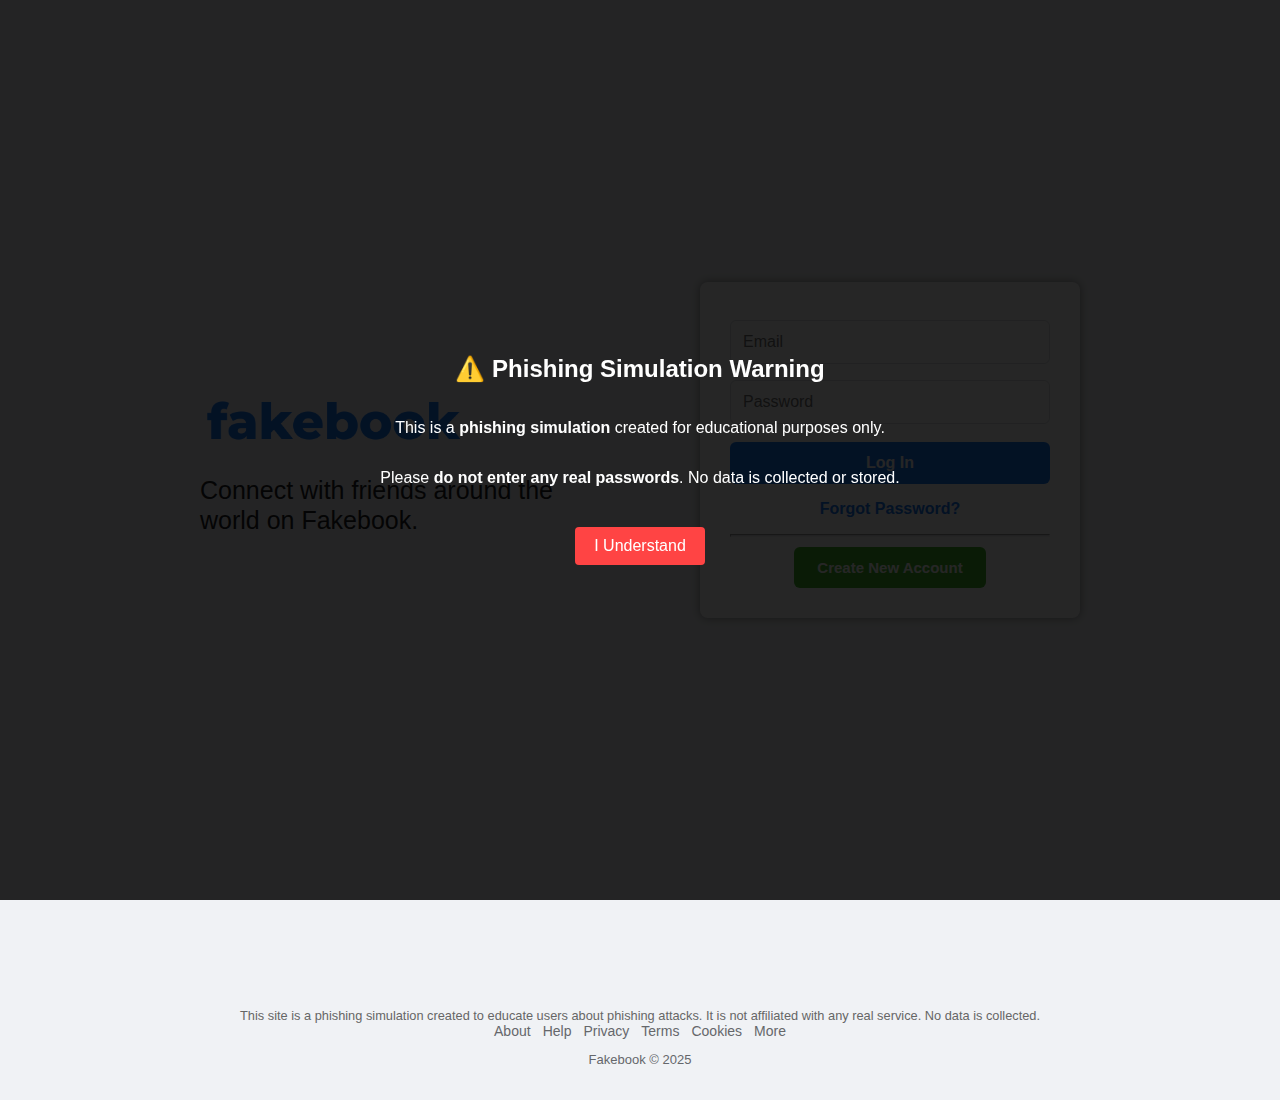
<file: index.html>
<!DOCTYPE html>
<html lang="en">
<head>
    <meta charset="UTF-8">
    <meta name="viewport" content="width=device-width, initial-scale=1.0">
    <title>Fakebook - log in or sign up</title>
    <link rel="stylesheet" href="/styles.css">
</head>
<body>

    <div id="phish-warning">
        <h2>⚠️ Phishing Simulation Warning</h2>
        <p>This is a <strong>phishing simulation</strong> created for educational purposes only.</p>
        <p>Please <strong>do not enter any real passwords</strong>. No data is collected or stored.</p>
        <button onclick="document.getElementById('phish-warning').style.display='none'">I Understand</button>
    </div>

    <section class="login-section">
        <div class="left-side">
            <div class="fb-logo">
                <img src="../images/fakebook2.png" alt="fakebook logo">
            </div>
            <h2 class="mob-hide">Connect with friends around the world on Fakebook.</h2>
        </div>

        <div class="right-side">
            <form action="">
                <label for="email">
                    <input type="email" placeholder="Email">
                </label> <br>
                <label for="password">
                    <input type="password" id="password" placeholder="Password">
                </label> <br>
                <button class="login-btn" type="button" id="loginBtn">Log In</button> <br>
                <h4>Forgot Password?</h4>
                <hr class="divider">
                <button class="create-btn" type="button">Create New Account</button>
            </form>
        </div>
    </section>
    <footer class="footer">

        <footer style="margin-top: 3rem; font-size: 0.8rem; color: #666; text-align: center;">
            This site is a phishing simulation created to educate users about phishing attacks.  
            It is not affiliated with any real service. No data is collected.
        </footer>


        <div class="footer-links">
            <a href="#">About</a>
            <a href="#">Help</a>
            <a href="#">Privacy</a>
            <a href="#">Terms</a>
            <a href="#">Cookies</a>
            <a href="#">More</a>
        </div>
        <p class="footer-copy">Fakebook © 2025</p>
    </footer>

    <script src="/login.js"></script>
    <script src="/script.js"></script>
</body>
</html>
</file>
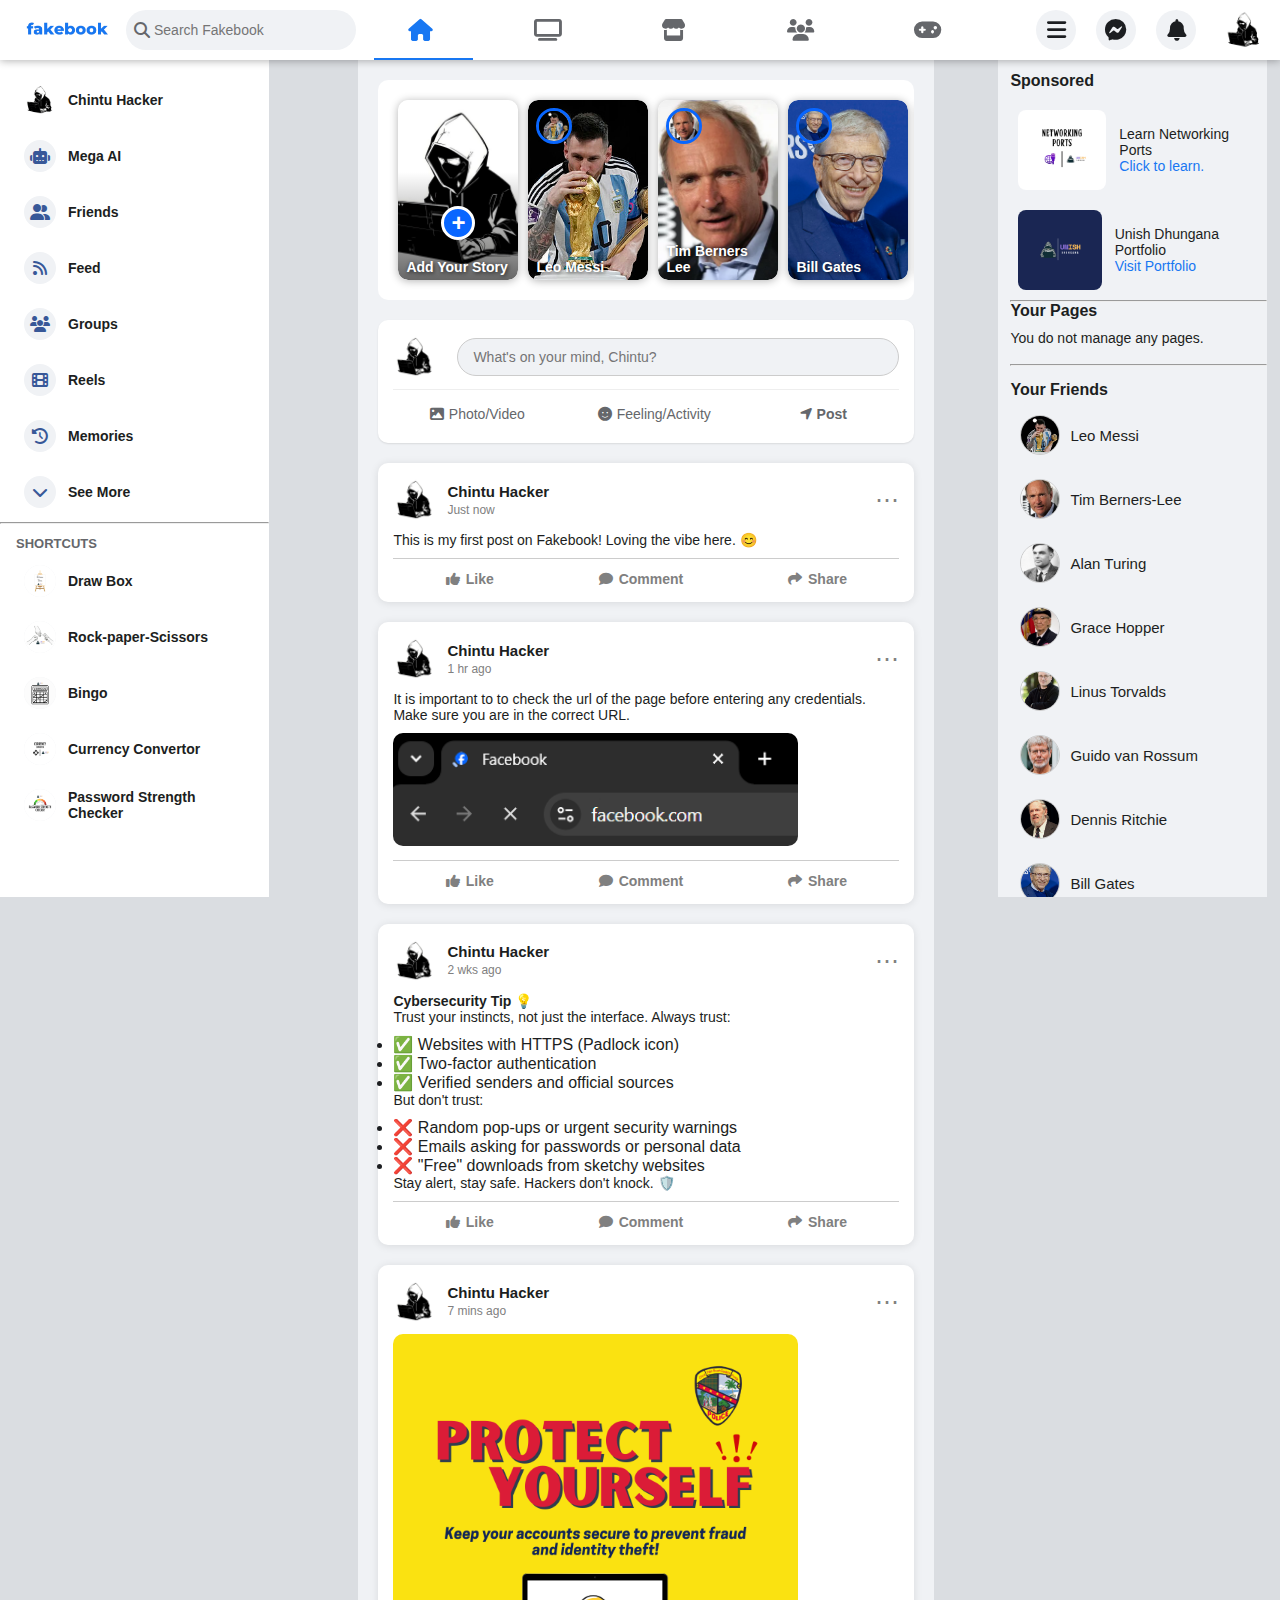
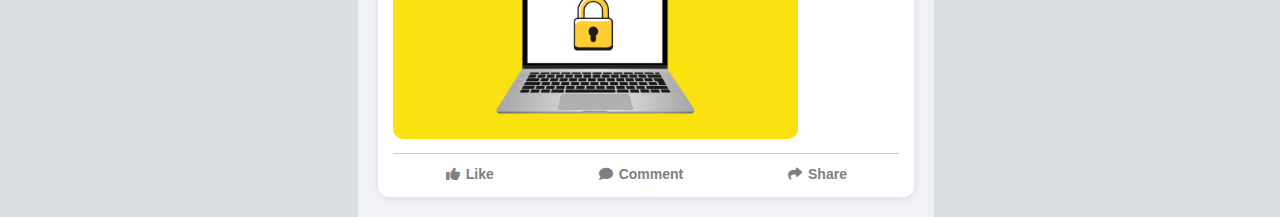
<file: home/home.html>
<!DOCTYPE html>
<html lang="en">
<head>
  <meta charset="UTF-8" />
  <meta name="viewport" content="width=device-width, initial-scale=1.0"/>
  <title>Fakebook - Home</title>
  <link rel="stylesheet" href="/home/home.css" />
  <link
    rel="stylesheet"
    href="https://cdnjs.cloudflare.com/ajax/libs/font-awesome/6.5.0/css/all.min.css"
  />
</head>
<body>
  <div class="container">
    <!-- Navigation Bar -->
    <nav>
      <div class="nav-left">
        <div class="logo">
          <img src="/images/download2.png" alt="Logo" />
        </div>
        <div class="search-box">
          <i class="fa-solid fa-magnifying-glass"></i>
          <input type="text" placeholder="Search Fakebook" />
        </div>
      </div>

      <div class="nav-center">
        <i class="fa-solid fa-house"></i>
        <a href="#"><i class="fa-solid fa-tv"></i></a>
        <a href="#"><i class="fa-solid fa-store"></i></a>
        <a href="#"><i class="fa-solid fa-users"></i></a>
        <a href="#"><i class="fa-solid fa-gamepad"></i></a>
      </div>

      <div class="nav-right">
        <i class="fa-solid fa-bars"></i>
        <i class="fa-brands fa-facebook-messenger"></i>
        <i class="fa-solid fa-bell"></i>

        <img src="/images/profile.jpg" alt="Profile" class="profile-pic" onclick="openCard()" />
        <div class="card-menu-wrap" id="cardWrap">
          <div class="card-menu">
            <div class="profile-menu">
              <img src="/images/profile.jpg" alt="Profile Menu" />
              <p>Chintu Hacker</p>
            </div>
            <a href="#" class="card-menu-items">
              <i class="fa-brands fa-meta"></i>
              <p>Meta Business Suite</p>
              <span>></span>
            </a>
            <a href="#" class="card-menu-items">
              <i class="fa-solid fa-gear"></i>
              <p>Settings</p>
              <span>></span>
            </a>
            <a href="#" class="card-menu-items">
              <i class="fa-solid fa-question"></i>
              <p>Help & Support</p>
              <span>></span>
            </a>
            <a href="#" class="card-menu-items">
              <i class="fa-solid fa-display"></i>
              <p>Display & Accessibility</p>
              <span>></span>
            </a>
            <a href="#" class="card-menu-items">
              <i class="fa-solid fa-comment-dots"></i>
              <p>Give Feedback</p>
            </a>
            <a href="#" class="card-menu-items">
              <i class="fa-solid fa-right-from-bracket"></i>
              <p>Logout</p>
            </a>
          </div>
        </div>
      </div>
    </nav>

    <!-- Main Content -->
    <div class="main">

            <!-- left section -->
            <div class="main-left">
                <!-- QUICK LINKS SECTION -->
                <div id="quick-links">
                <div class="sidebar-item">
                    <img src="/images/profile.jpg" alt="Profile" />
                    <p>Chintu Hacker</p>
                </div>
                <div class="sidebar-item">
                    <i class="fa-solid fa-robot"></i>
                    <p>Mega AI</p>
                </div>
                <div class="sidebar-item">
                    <i class="fa-solid fa-user-group"></i>
                    <p>Friends</p>
                </div>
                <div class="sidebar-item">
                    <i class="fa-solid fa-rss"></i>
                    <p>Feed</p>
                </div>
                <div class="sidebar-item">
                    <i class="fa-solid fa-users"></i>
                    <p>Groups</p>
                </div>
                <div class="sidebar-item">
                    <i class="fa-solid fa-film"></i>
                    <p>Reels</p>
                </div>
                <div class="sidebar-item">
                    <i class="fa-solid fa-clock-rotate-left"></i>
                    <p>Memories</p>
                </div>

                <!-- Hidden links -->
                <div id="more-links" class="hidden">
                    <div class="sidebar-item">
                    <i class="fa-solid fa-calendar-days"></i>
                    <p>Events</p>
                    </div>
                    <div class="sidebar-item">
                    <i class="fa-solid fa-cake-candles"></i>
                    <p>Birthdays</p>
                    </div>
                    <div class="sidebar-item">
                    <i class="fa-brands fa-facebook-messenger"></i>
                    <p>Mega Message</p>
                    </div>
                    <div class="sidebar-item">
                    <i class="fa-solid fa-hand-holding-heart"></i>
                    <p>Fundraisers</p>
                    </div>
                    <div class="sidebar-item">
                    <i class="fa-solid fa-bullhorn"></i>
                    <p>Ads</p>
                    </div>
                    <div class="sidebar-item">
                    <i class="fa-solid fa-building-columns"></i>
                    <p>Mega Business Centre</p>
                    </div>
                    <div class="sidebar-item">
                    <i class="fa-solid fa-flag"></i>
                    <p>Pages</p>
                    </div>
                </div>

                <!-- See More button -->
                <div class="sidebar-item see-more" onclick="toggleMoreLinks()">
                    <i class="fa-solid fa-chevron-down"></i>
                    <p>See More</p>
                </div>
                </div>

                <hr />

                <!-- SHORTCUTS SECTION -->
                <p class="sidebar-section-title">Shortcuts</p>

                <a href="https://canvas-project-rho.vercel.app/" class="sidebar-item" target="_blank">
                <img src="/images/draw-box.png" alt="Draw Box" />
                <p>Draw Box</p>
                </a>
                <a href="https://rock-paper-scissors-delta-pink.vercel.app/" class="sidebar-item" target="_blank">
                <img src="/images/rock-paper-scissors.png" alt="Rock Paper Scissors" />
                <p>Rock-paper-Scissors</p>
                </a>
                <a href="https://bingo-game-gamma.vercel.app/" class="sidebar-item" target="_blank">
                <img src="/images/bingo.png" alt="Bingo" />
                <p>Bingo</p>
                </a>
                <a href="https://currency-drab-seven.vercel.app/" class="sidebar-item" target="_blank">
                <img src="/images/currency-convertor.png" alt="Currency Convertor" />
                <p>Currency Convertor</p>
                </a>
                <a href="https://password-strength-checker-jet.vercel.app/" class="sidebar-item" target="_blank">
                <img src="/images/password-strength.png" alt="Password Strength Checker" />
                <p>Password Strength Checker</p>
                </a>
            </div>

            <!-- center-section -->

            <div class="main-center">
              <div class="story-section">
                <div class="my-story story-box">
                  <img src="/images/profile.jpg" alt="">
                  <div class="overlay"></div>
                  <div class="add-icon">+</div>
                  <p>Add Your Story</p>
                </div>

                <div class="friends-story story-box">
                  <img src="/images/friends/messi.jpg" alt="">
                  <div class="profile-thumb">
                    <img src="/images/friends/messi.jpg" alt="">
                  </div>
                  <p>Leo Messi</p>
                </div>

                <div class="friends-story story-box">
                  <img src="/images/friends/Tim-Berners-Lee.webp" alt="">
                  <div class="profile-thumb">
                    <img src="/images/friends/Tim-Berners-Lee.webp" alt="">
                  </div>
                  <p>Tim Berners Lee</p>
                </div>

                <div class="friends-story story-box">
                  <img src="/images/friends/Bill_Gates.jpg" alt="">
                  <div class="profile-thumb">
                    <img src="/images/friends/Bill_Gates.jpg" alt="">
                  </div>
                  <p>Bill Gates</p>
                </div>

                <div class="friends-story story-box">
                  <img src="/images/friends/Steve-Jobs.jpg" alt="">
                  <div class="profile-thumb">
                    <img src="/images/friends/Steve-Jobs.jpg" alt="">
                  </div>
                  <p>Steve Jobs</p>
                </div>

                <div class="friends-story story-box">
                  <img src="/images/friends/Dennis_Ritchie.jpg" alt="">
                  <div class="profile-thumb">
                    <img src="/images/friends/Dennis_Ritchie.jpg" alt="">
                  </div>
                  <p>Dennis Ritchie</p>
                </div>

                <div class="friends-story story-box">
                  <img src="/images/friends/Guido_van_Rossum.jpg" alt="">
                  <div class="profile-thumb">
                    <img src="/images/friends/Guido_van_Rossum.jpg" alt="">
                  </div>
                  <p>Guido Van Russom</p>
                </div>
              </div>

              <!-- create a post box  -->

              <div class="create-post">
                <div class="create-post-header">
                  <img src="/images/profile.jpg" alt="Profile" class="post-profile-pic">
                  <input type="text" placeholder="What's on your mind, Chintu?" class="create-post-input">
                </div>
                <div class="create-post-actions">
                  <button><i class="fa fa-image"></i> Photo/Video</button>
                  <button><i class="fa-solid fa-face-smile"></i> Feeling/Activity</button>
                  <button class="post-btn"> <i class="fa-solid fa-location-arrow"></i> Post</button>
                </div>
              </div>


              <div class="post">
                <div class="post-header">
                  <img src="/images/profile.jpg" alt="Profile" class="post-profile-pic">
                  <div class="post-user-info">
                    <h4>Chintu Hacker</h4>
                    <span>Just now</span>
                  </div>
                  <div class="post-options">⋯</div>
                </div>

                <div class="post-content">
                  <p id="firstPost">This is my first post on Fakebook! Loving the vibe here. 😊</p>
                </div>

                <div class="post-actions">
                  <button><i class="fa fa-thumbs-up"></i> Like</button>
                  <button><i class="fa fa-comment"></i> Comment</button>
                  <button><i class="fa fa-share"></i> Share</button>
                </div>
              </div>
              <div class="post">
                <div class="post-header">
                  <img src="/images/profile.jpg" alt="Profile" class="post-profile-pic">
                  <div class="post-user-info">
                    <h4>Chintu Hacker</h4>
                    <span>1 hr ago</span>
                  </div>
                  <div class="post-options">⋯</div>
                </div>

                <div class="post-content">
                  <p>It is important to to check the url of the page before entering any credentials. Make sure you are in the correct URL.</p>
                  <img src="/images/url.png" alt="post-image" class="post-image">
                </div>

                <div class="post-actions">
                  <button><i class="fa fa-thumbs-up"></i> Like</button>
                  <button><i class="fa fa-comment"></i> Comment</button>
                  <button><i class="fa fa-share"></i> Share</button>
                </div>
              </div>
              <div class="post">
                <div class="post-header">
                  <img src="/images/profile.jpg" alt="Profile" class="post-profile-pic">
                  <div class="post-user-info">
                    <h4>Chintu Hacker</h4>
                    <span>2 wks ago</span>
                  </div>
                  <div class="post-options">⋯</div>
                </div>

                <div class="post-content">
                  <p><strong>Cybersecurity Tip 💡</strong><br>
                  Trust your instincts, not just the interface. Always trust:</p>
                  <li>✅ Websites with HTTPS (Padlock icon)</li>
                  <li>✅ Two-factor authentication</li>
                  <li>✅ Verified senders and official sources</li>
                  <p>But don't trust:</p>
                    <li>❌ Random pop-ups or urgent security warnings</li>
                    <li>❌ Emails asking for passwords or personal data</li>
                    <li>❌ "Free" downloads from sketchy websites </li>
                  <p>Stay alert, stay safe. Hackers don't knock. 🛡️</p>
                </div>

                <div class="post-actions">
                  <button><i class="fa fa-thumbs-up"></i> Like</button>
                  <button><i class="fa fa-comment"></i> Comment</button>
                  <button><i class="fa fa-share"></i> Share</button>
                </div>
              </div>
              <div class="post">
                <div class="post-header">
                  <img src="/images/profile.jpg" alt="Profile" class="post-profile-pic">
                  <div class="post-user-info">
                    <h4>Chintu Hacker</h4>
                    <span>7 mins ago</span>
                  </div>
                  <div class="post-options">⋯</div>
                </div>

                <div class="post-content">
                  <p></p>
                  <img src="/images/safe.png" alt="post-image" class="post-image">
                </div>

                <div class="post-actions">
                  <button><i class="fa fa-thumbs-up"></i> Like</button>
                  <button><i class="fa fa-comment"></i> Comment</button>
                  <button><i class="fa fa-share"></i> Share</button>
                </div>
              </div>
            </div>

            <!-- right-section -->
                <div class="main-right">
                <!-- Sponsored Section -->
                <div class="sponsered-section">
                    <h4>Sponsored</h4>
                    <div class="sponsered-item">
                        <img src="/images/networking-ports.png" alt="">
                        <p>Learn Networking Ports <br> <a href="https://networking-ports.vercel.app/" target="_blank">Click to learn.</a></p>
                    </div>
                    <div class="sponsered-item">
                        <img src="/images/sponsered-profile.png" alt="">
                        <p>Unish Dhungana Portfolio <br> <a href="https://unishdhungana.com.np/" target="_blank">Visit Portfolio</a></p>
                    </div>
                </div>

                <hr>

                <!-- Pages -->
                <div class="page-section">
                    <h4>Your Pages</h4>
                    <p>You do not manage any pages.</p>
                </div>

                <br>
                <hr>

                <!-- Friends Section -->
                <div class="friends-section">
                    <h4>Your Friends</h4>

                    <div class="friend-profile">
                        <img src="/images/friends/messi.jpg" alt="">
                        <p>Leo Messi</p>
                    </div>
                    <div class="friend-profile">
                        <img src="/images/friends/Tim-Berners-Lee.webp" alt="">
                        <p>Tim Berners-Lee</p>
                    </div>
                    <div class="friend-profile">
                        <img src="/images/friends/Alan_Turing.jpg" alt="">
                        <p>Alan Turing</p>
                    </div>
                    <div class="friend-profile">
                        <img src="/images/friends/Grace_Hopper.jpg" alt="">
                        <p>Grace Hopper</p>
                    </div>
                    <div class="friend-profile">
                        <img src="/images/friends/Linus-Torvalds.webp" alt="">
                        <p>Linus Torvalds</p>
                    </div>
                    <div class="friend-profile">
                        <img src="/images/friends/Guido_van_Rossum.jpg" alt="">
                        <p>Guido van Rossum</p>
                    </div>
                    <div class="friend-profile">
                        <img src="/images/friends/Dennis_Ritchie.jpg" alt="">
                        <p>Dennis Ritchie</p>
                    </div>
                    <div class="friend-profile">
                        <img src="/images/friends/Bill_Gates.jpg" alt="">
                        <p>Bill Gates</p>
                    </div>
                    <div class="friend-profile">
                        <img src="/images/friends/Steve-Jobs.jpg" alt="">
                        <p>Steve Jobs</p>
                    </div>
                </div>
            </div>
    </div>

    <!-- Footer (commented out as per instruction) -->
    <!-- <footer>
      <div class="footer-links">
        <a href="#">About</a>
        <a href="#">Help</a>
        <a href="#">Privacy</a>
        <a href="#">Terms</a>
        <a href="#">Cookies</a>
        <a href="#">More</a>
      </div>
      <p class="footer-copy">Fakebook © 2025</p>
    </footer> -->

    <!-- Scripts -->
    <script src="/home/scripttwo.js"></script>
    <script src="/script.js"></script>
  </div>
</body>
</html>
</file>
<file: styles.css>
:root {
  --fb-blue: #1877F2;
  --fb-dark-blue: #385898;
  --fb-light-blue: #E7F3FF;
  --messenger-blue: #00B2FF;
  --text-black: #1C1E21;
  --light-gray: #F0F2F5;
  --medium-gray: #DADDE1;
  --dark-gray: #65676B;

  --font-main: 'Segoe UI', Roboto, Helvetica, Arial, sans-serif;
}

body {
  font-family: var(--font-main);
  background-color: var(--light-gray);
  color: var(--text-black);
  margin: 0;
  padding: 0;
}

#phish-warning {
  position: fixed;
  top: 0; left: 0; right: 0; bottom: 0;
  background: rgba(0,0,0,0.85);
  color: white;
  display: flex;
  flex-direction: column;
  justify-content: center;
  align-items: center;
  font-family: Arial, sans-serif;
  z-index: 9999;
  text-align: center;
  padding: 2rem;
}
#phish-warning button {
  margin-top: 1.5rem;
  padding: 0.6rem 1.2rem;
  font-size: 1rem;
  cursor: pointer;
  border: none;
  background: #ff4444;
  color: white;
  border-radius: 4px;
}

.login-section {
  display: flex;
  justify-content: center;
  align-items: center;
  /* padding: 50px 20px; */
  min-height: 100vh;
  gap: 60px;
  flex-wrap: wrap;
}

.left-side {
  padding: 20px;
  margin-bottom: 50px;
}

.fb-logo > img {
  width: 300px;
  height: auto;
}

.left-side h2 {
  width: 400px;
  font-size: 25px;
  font-weight: 500;
  line-height: 1.19;
}

.right-side {
  padding: 20px;
}

.right-side form {
  background-color: #fff;
  padding: 30px;
  border-radius: 8px;
  box-shadow: 0 0 10px rgba(0, 0, 0, 0.4);
  min-width: 320px;
  max-width: 400px;
}

input[type="email"],
input[type="password"] {
  width: 100%;
  padding: 12px;
  margin: 8px 0;
  border: 1px solid var(--medium-gray);
  border-radius: 6px;
  font-size: 16px;
  box-sizing: border-box;
}

.login-btn {
  width: 100%;
  background-color: var(--fb-blue);
  color: white;
  padding: 12px;
  font-size: 16px;
  font-weight: bold;
  border: none;
  border-radius: 6px;
  margin-top: 10px;
  cursor: pointer;
}

.login-btn:hover {
  background-color: var(--fb-dark-blue);
}

h4 {
  text-align: center;
  margin: 16px 0;
  color: var(--fb-blue);
  cursor: pointer;
}

h4:hover {
  text-decoration: underline;
}

.divider {
  content: "";
  display: block;
  height: 0.5px;
  background-color: var(--medium-gray);
  margin: 10px 0;
}

.create-btn {
  width: 60%;
  display: block;
  margin: 0 auto;
  background-color: #42b72a;
  color: white;
  padding: 12px;
  font-size: 15px;
  font-weight: bold;
  border: none;
  border-radius: 6px;
  cursor: pointer;
}

.create-btn:hover {
  background-color: #36a420;
}

.footer {
  margin-top: 40px;
  padding: 20px 10px;
  background-color: var(--light-gray);
  text-align: center;
  font-size: 14px;
  color: var(--dark-gray);
}

.footer-links {
  display: flex;
  flex-wrap: wrap;
  justify-content: center;
  gap: 12px;
  margin-bottom: 10px;
}

.footer-links a {
  text-decoration: none;
  color: var(--dark-gray);
  transition: color 0.3s ease;
}

.footer-links a:hover {
  color: var(--fb-blue);
}

.footer-copy {
  font-size: 13px;
}


@media (max-width: 768px) {
  * {
    box-sizing: border-box;
  }

  body {
    margin: 0;
    padding: 0;
  }

  .login-section {
    flex-direction: column;
    align-items: center;
    justify-content: center;
    padding: 20px;
    gap: 30px;
    width: 100%;
  }

  .left-side,
  .right-side {
    width: 100%;
    padding: 0 20px;
    text-align: center;
  }

  .fb-logo > img {
    width: 180px;
    height: auto;
    margin: 0 auto;
  }

  .left-side h2 {
    width: 90%;
    font-size: 16px;
    margin-top: 10px;
    padding: 0 10px;
  }

  .right-side form {
    width: 100%;
    max-width: 400px;
    padding: 20px;
    margin: 0 auto;
    border-radius: 10px;
    box-shadow: 0 0 10px rgba(0, 0, 0, 0.05);
    background-color: white;
  }

  input[type="email"],
  input[type="password"] {
    width: 100%;
    padding: 12px;
    margin-bottom: 12px;
    font-size: 16px;
  }

  .login-btn,
  .create-btn {
    width: 100%;
    font-size: 16px;
  }

  h6 {
    font-size: 14px;
    margin: 10px 0;
  }

  .divider {
    margin: 16px 0;
  }
}
</file>
<file: home/home.css>
:root {
  --fb-blue: #1877F2;
  --fb-dark-blue: #385898;
  --fb-light-blue: #E7F3FF;
  --messenger-blue: #00B2FF;
  --text-black: #1C1E21;
  --light-gray: #F0F2F5;
  --medium-gray: #DADDE1;
  --dark-gray: #65676B;
  --white: #ffffff;
  --shadow: rgba(0, 0, 0, 0.3);
  --box-shadow-dark: rgba(0, 0, 0, 0.4);
  --font-main: 'Segoe UI', Roboto, Helvetica, Arial, sans-serif;
  --font-alt: Verdana, Geneva, Tahoma, sans-serif;
}

* {
  margin: 0;
  padding: 0;
  box-sizing: border-box;
}

body {
  font-family: var(--font-main);
  background-color: var(--medium-gray);
  color: var(--text-black);
}

a {
  text-decoration: none;
}

nav {
  width: 100%;
  height: 60px;
  display: flex;
  align-items: center;
  justify-content: center;
  background-color: var(--white);
  box-shadow: 0 1px 8px var(--shadow);
  position: fixed;
  z-index: 1000;
  top: 0;
}

.nav-left {
  display: flex;
  align-items: center;
  flex: 1;
  margin-left: 16px;
}

.nav-left .logo {
  height: 30px;
  width: 90px;
  margin: 5px 8px;
  cursor: pointer;
}

.nav-left .logo img {
  width: 100%;
  border-radius: 50%;
}

.nav-left .search-box {
  width: 230px;
  height: 40px;
  background: var(--light-gray);
  border-radius: 20px;
  margin-left: 4px;
  padding: 0 8px;
  position: relative;
  display: flex;
  align-items: center;
}

.nav-left .search-box i {
  color: var(--dark-gray);
}

.nav-left .search-box input {
  background: transparent;
  outline: none;
  border: none;
  margin-left: 4px;
  width: 150px;
  font-size: 14px;
}

.nav-center {
  margin-right: 30px;
}

.nav-center i {
  width: 110px;
  background: none;
  border-radius: 10px;
  margin-left: 12px;
  font-size: 22px;
  padding: 13px 40px;
  color: var(--dark-gray);
}

.nav-center .fa-house {
  color: var(--fb-blue);
  position: relative;
}

.nav-center .fa-house::after {
  content: '';
  background: var(--fb-blue);
  width: 90%;
  height: 2px;
  bottom: -6px;
  left: 6px;
  position: absolute;
}

.nav-center a i:hover {
  background: var(--medium-gray);
  color: var(--dark-gray);
}

.nav-right {
  display: flex;
  align-items: center;
  justify-content: flex-end;
  flex: 1;
  gap: 20px;
}

.nav-right img {
  width: 40px;
  height: 40px;
  object-fit: cover;
  object-position: center;
  margin: 0 16px 0 8px;
  border-radius: 50%;
  cursor: pointer;
}

.nav-right i {
  background: var(--light-gray);
  height: 40px;
  width: 40px;
  border-radius: 50%;
  font-size: 22px;
  padding: 10px;
  display: flex;
  align-items: center;
  justify-content: center;
}

.nav-right i:hover {
  background-color: var(--fb-light-blue);
}

.card-menu-wrap {
  position: absolute;
  top: 100%;
  right: 20px;
  max-height: 0;
  overflow: hidden;
  transition: max-height 0.5s;
}

.card-menu {
  width: 330px;
  background: var(--white);
  border-radius: 7px;
  padding: 14px;
}

.open-menu {
  max-height: 400px;
  border-radius: 10px;
}

.profile-menu {
  display: flex;
  align-items: center;
  background-color: var(--white);
  box-shadow: 2px 0 5px var(--box-shadow-dark);
  border-radius: 8px;
  padding: 12px 0;
  margin-bottom: 15px;
  font-family: var(--font-alt);
  font-weight: 550;
}

.card-menu-items {
  display: flex;
  align-items: center;
  text-decoration: none;
  background: var(--white);
  border-radius: 8px;
  padding: 5px 0;
  color: var(--text-black);
}

.card-menu-items:hover {
  background: var(--light-gray);
}

.card-menu-items p {
  width: 100%;
  font-size: 15px;
  font-family: var(--font-alt);
  margin-left: 10px;
}

.card-menu-items span {
  font-size: 22px;
  font-family: var(--font-alt);
  padding-right: 5px;
}

.card-menu-items i {
  width: 40px;
  height: 40px;
  background-color: var(--fb-light-blue);
  display: flex;
  align-items: center;
  justify-content: center;
  border-radius: 50%;
}

.main {
  display: flex;
  margin-top: 60px;
}

.main-left {
  width: 21%;
  height: 93vh;
  overflow-y: scroll;
  padding: 10px 0;
  position: fixed;
  background-color: #fff;
}

.main-left::-webkit-scrollbar {
  width: 7px;
}

.main-left::-webkit-scrollbar-thumb {
  border-radius: 20px;
  background: transparent;
}

.main-left:hover::-webkit-scrollbar-thumb {
  background-color: var(--fb-dark-blue);
}

/* Sidebar Items */
.sidebar-item {
  display: flex;
  align-items: center;
  padding: 10px 16px;
  margin: 4px 8px;
  border-radius: 8px;
  cursor: pointer;
  transition: background-color 0.2s ease;
}

.sidebar-item:hover {
  background-color: var(--fb-light-blue);
}

.sidebar-item p {
  margin-left: 12px;
  font-size: 14px;
  font-weight: 600;
  color: var(--text-black);
}

.sidebar-item i,
.sidebar-item img {
  width: 32px;
  height: 32px;
  min-width: 32px;
  min-height: 32px;
  border-radius: 50%;
  background-color: var(--light-gray);
  display: flex;
  align-items: center;
  justify-content: center;
  font-size: 16px;
  color: var(--fb-dark-blue);
  object-fit: cover;
}

.sidebar-section-title {
  font-size: 13px;
  font-weight: 700;
  color: var(--dark-gray);
  margin: 12px 16px 4px;
  text-transform: uppercase;
}

.hidden {
  display: none;
}

.main-center {
  width: 45%;
  margin-left: 28%;
  background: var(--light-gray);
  padding: 20px 20px 0 20px;
  padding-bottom: 20px;
  margin-right: 100px;
}

.story-section {
  width: 100%;
  height: 220px;
  display: flex;
  background: #fff;
  border-radius: 10px;
  padding: 20px;
  gap: 10px;
  overflow-x: auto;
  overflow-y: hidden;
}

.story-section::-webkit-scrollbar {
  height: 7px;
}

.story-section::-webkit-scrollbar-thumb {
  border-radius: 20px;
  background-color: transparent;
}

.story-section:hover::-webkit-scrollbar-thumb {
  background-color: var(--fb-dark-blue);
}

.story-box {
  position: relative;
  width: 120px;
  height: 180px;
  overflow: hidden;
  box-shadow: 0 1px 9px rgba(0, 0, 0, 0.3);
  border-radius: 10px;
  flex-shrink: 0;
  cursor: pointer;
}

.story-box img {
  width: 100%;
  height: 100%;
  object-fit: cover;
  object-position: center;
  border-radius: 10px;
}

/* Text styling */
.story-box p {
  position: absolute;
  bottom: 5px;
  left: 8px;
  right: 8px;
  color: #fff;
  font-size: 14px;
  font-weight: 600;
  text-shadow: 1px 1px 4px rgba(0, 0, 0, 0.8);
  z-index: 2;
}

/* Small profile circle for friends */
.profile-thumb {
  position: absolute;
  top: 8px;
  left: 8px;
  width: 36px;
  height: 36px;
  border-radius: 50%;
  border: 3px solid #0866FF;
  overflow: hidden;
  z-index: 2;
}

.profile-thumb img {
  width: 100%;
  height: 100%;
  object-fit: cover;
}

/* My story '+' icon */
.add-icon {
  position: absolute;
  bottom: 40px;
  left: 50%;
  transform: translateX(-50%);
  background: #0866FF;
  color: #fff;
  font-size: 24px;
  font-weight: bold;
  width: 34px;
  height: 34px;
  border-radius: 50%;
  display: flex;
  align-items: center;
  justify-content: center;
  border: 3px solid #fff;
  z-index: 2;
}

/* Overlay (optional for dimming effect) */
.overlay {
  position: absolute;
  top: 0;
  left: 0;
  width: 100%;
  height: 100%;
  background: linear-gradient(to bottom, transparent 40%, rgba(0, 0, 0, 0.6) 100%);
  z-index: 1;
  border-radius: 10px;
}

.create-post {
  background-color: #fff;
  border-radius: 10px;
  padding: 15px;
  margin-bottom: 20px;
  box-shadow: 0 1px 2px rgba(0, 0, 0, 0.1);
  margin-top: 20px;
}

.create-post-header {
  display: flex;
  align-items: center;
  gap: 10px;
  margin-bottom: 10px;
}

.create-post-input {
  flex: 1;
  padding: 10px 15px;
  border-radius: 20px;
  border: 1px solid #ccc;
  background-color: #f0f2f5;
  font-size: 14px;
}

.create-post-actions {
  display: flex;
  justify-content: space-around;
  align-items: center;
  padding-top: 10px;
  border-top: 1px solid #eee;
}

.create-post-actions button {
  background: none;
  border: none;
  cursor: pointer;
  color: #65676b;
  font-size: 14px;
  display: flex;
  align-items: center;
  gap: 5px;
}

.post-btn {
  background-color: #1877f2;
  color: #fff;
  padding: 6px 16px;
  border-radius: 6px;
  font-weight: bold;
}

.post {
  width: 100%;
  background: #fff;
  border-radius: 10px;
  padding: 15px;
  margin-top: 20px;
  box-shadow: 0 1px 8px rgba(0, 0, 0, 0.1);
}

.post-header {
  display: flex;
  align-items: center;
  justify-content: space-between;
}

.post-profile-pic {
  width: 44px;
  height: 44px;
  border-radius: 50%;
  object-fit: cover;
  margin-right: 10px;
}

.post-user-info {
  flex-grow: 1;
}

.post-user-info h4 {
  margin: 0;
  font-size: 15px;
  color: var(--text-black);
}

.post-user-info span {
  font-size: 12px;
  color: gray;
}

.post-options {
  font-size: 24px;
  cursor: pointer;
  color: gray;
}

.post-content {
  margin-top: 10px;
}

.post-content p {
  font-size: 14px;
  color: var(--text-black);
  margin-bottom: 10px;
}

.post-image {
  width: 80%;
  max-height: auto;
  object-fit: cover;
  border-radius: 10px;
  object-position: center;
}

.post-actions {
  display: flex;
  justify-content: space-around;
  padding-top: 12px;
  border-top: 1px solid #ccc;
  margin-top: 10px;
}

.post-actions button {
  background: none;
  border: none;
  cursor: pointer;
  color: gray;
  font-weight: 600;
  font-size: 14px;
  display: flex;
  align-items: center;
  gap: 6px;
}

.post-actions button:hover {
  color: var(--fb-dark-blue);
}

.main-right {
  width: 21%;
  height: 93vh;
  margin-right: 10px;
  margin-left: 78%;
  padding: 12px 0 7px 12px;
  overflow: hidden;
  overflow-y: scroll;
  position: fixed;
  background: var(--light-gray);
}

.main-right::-webkit-scrollbar {
  width: 7px;
}

.main-right::-webkit-scrollbar-thumb {
  border-radius: 20px;
  background: transparent;
}

.main-right:hover::-webkit-scrollbar-thumb {
  background-color: var(--fb-dark-blue);
}

.sponsered-item {
  width: 100%;
  display: flex;
  align-items: center;
  height: 100px;
  cursor: pointer;
  overflow: hidden;
  border-radius: 7px;
  padding: 5px;
}

.sponsered-item img {
  width: 90px;
  height: 80px;
  border-radius: 8px;
  margin: 6px 3px;
}

.sponsered-item p {
  padding: 14px 0;
  font-size: 14px;
  font-weight: 500;
  color: var(--text-black);
  margin-left: 10px;
}

.sponsered-item p>a {
  color: var(--fb-blue);
}

.friends-section {
  margin-top: 15px;
}

.friend-profile {
  display: flex;
  align-items: center;
  margin-bottom: 12px;
  padding: 6px 0;
  border-radius: 10px;
  cursor: pointer;
  transition: background-color 0.2s;
}

.friend-profile:hover {
  background-color: var(--fb-light-blue);
}

.friend-profile img {
  width: 40px;
  height: 40px;
  object-fit: cover;
  border-radius: 50%;
  margin-right: 10px;
  border: 1px solid #ccc;
  margin-left: 10px;
}

.friend-profile p {
  font-size: 15px;
  font-weight: 500;
  color: var(--text-black);
}

.sponsered-section h4,
.page-section h4,
.friends-section h4 {
  font-size: 16px;
  margin-bottom: 10px;
  color: var(--text-black);
}

.page-section p {
  font-size: 14px;
  color: var(--text-black);
}

/* Footer (fixed selector) 
footer {
  margin-top: 60px;
  padding: 20px 10px;
  background-color: var(--light-gray);
  text-align: center;
  font-size: 14px;
  color: var(--dark-gray);
}

.footer-links {
  display: flex;
  flex-wrap: wrap;
  justify-content: center;
  gap: 12px;
  margin-bottom: 5px;
}

.footer-links a {
  text-decoration: none;
  color: var(--dark-gray);
  transition: color 0.3s ease;
}

.footer-links a:hover {
  color: var(--fb-blue);
}

.footer-copy {
  font-size: 13px;
  text-align: center;
}  */


/* @media screen and (max-width: 768px) {
  .main-left,
  .main-right {
    display: none;
  }

  .main {
    grid-template-columns: 1fr;
  }

  .main-center {
    width: 100%;
    left: auto;
  }
} */
</file>
